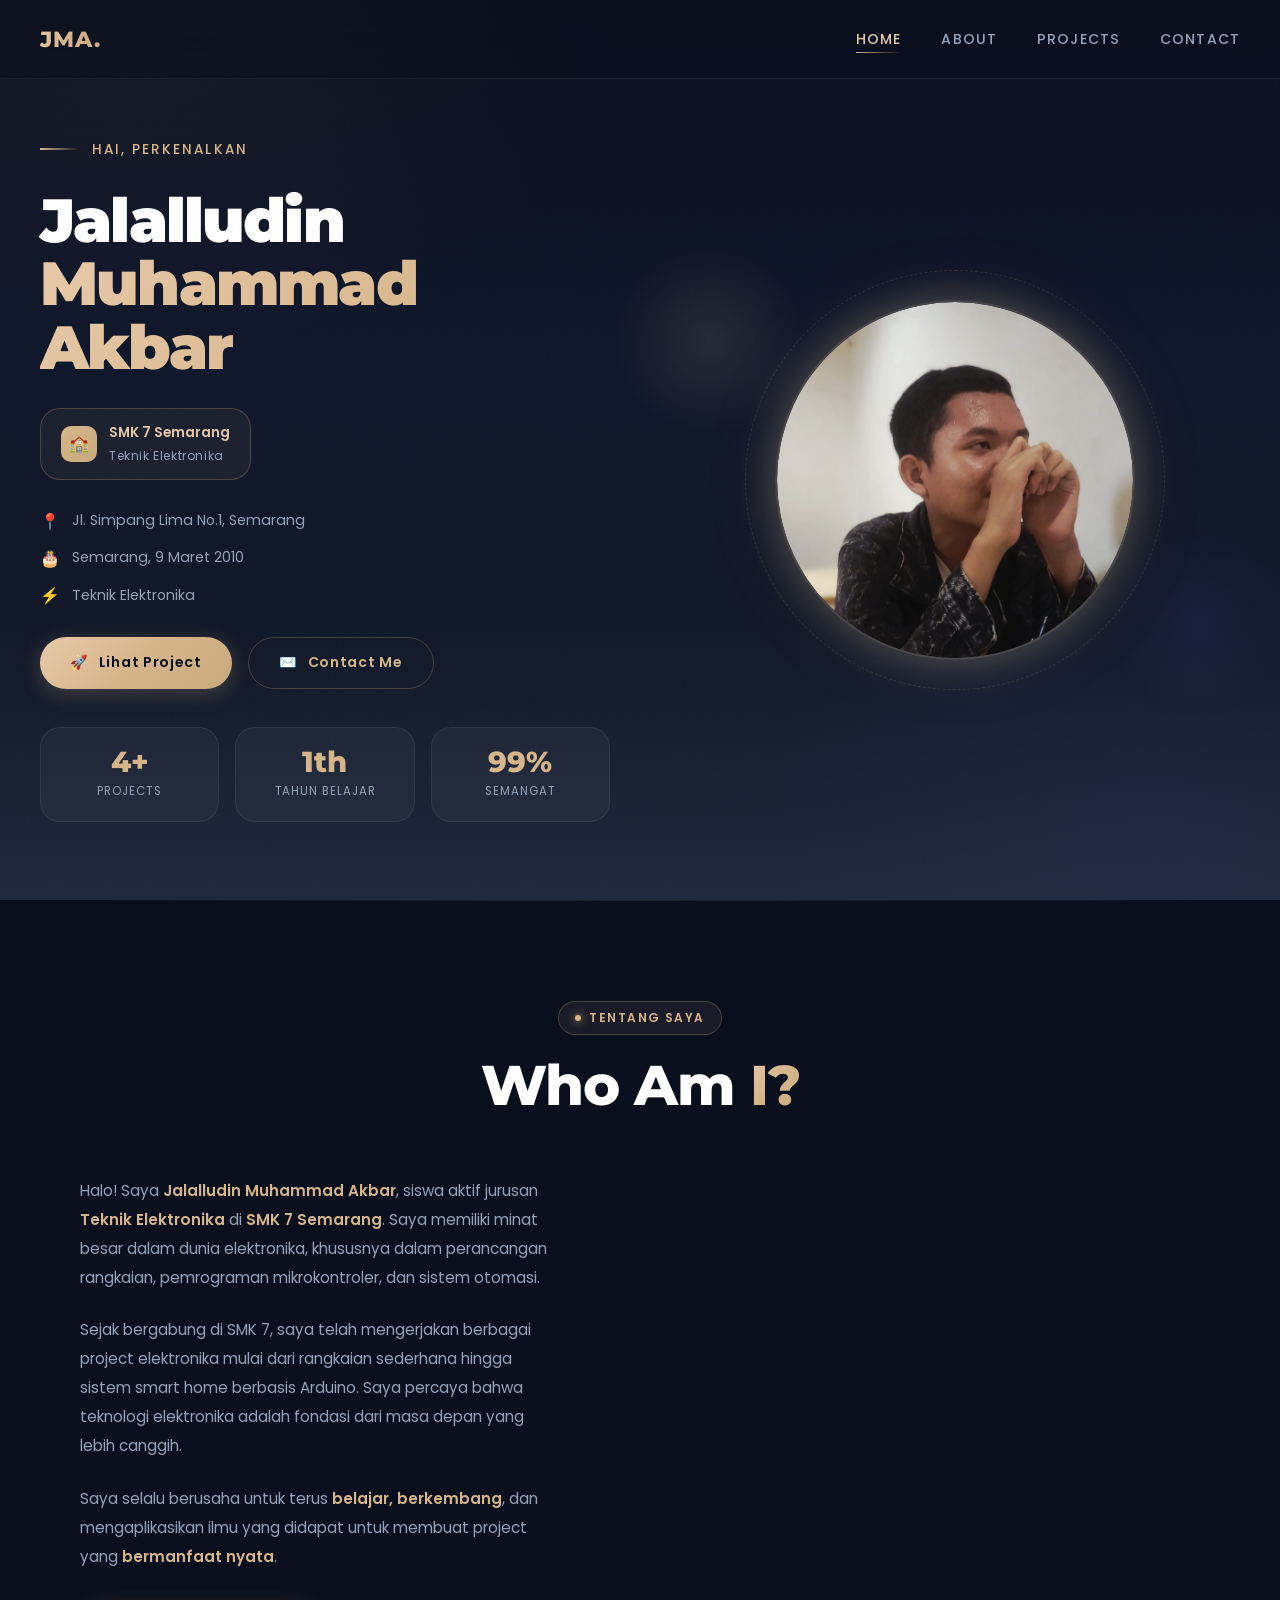
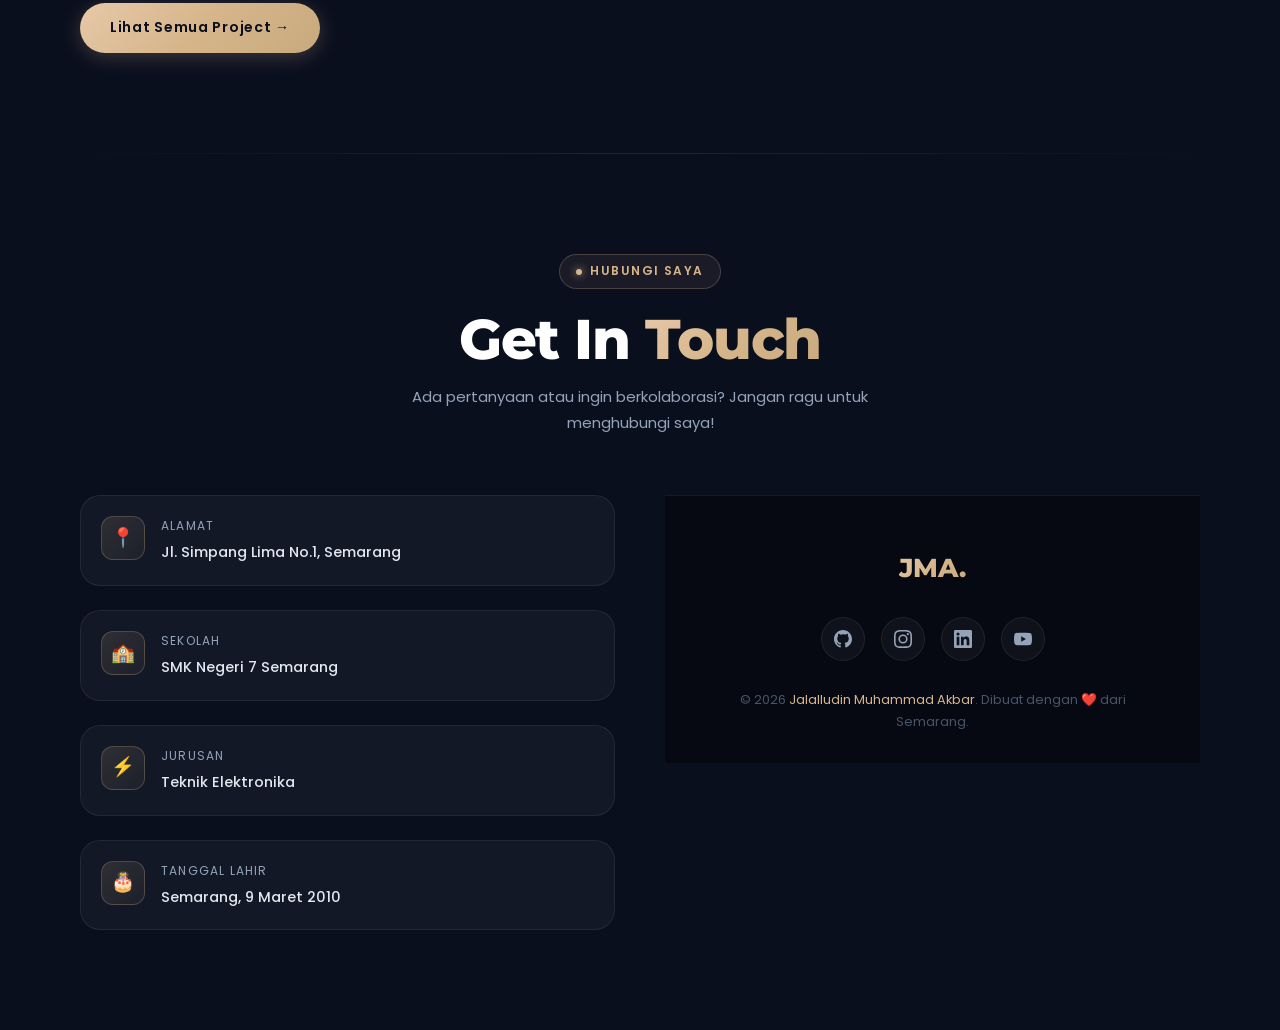
<file: index.html>
<!DOCTYPE html>
<html lang="id">
<head>
  <meta charset="UTF-8">
  <meta name="viewport" content="width=device-width, initial-scale=1.0">
  <meta name="description" content="Portfolio Jalalludin Muhammad Akbar - Siswa Teknik Elektronika SMK 7 Semarang">
  <title>Jalalludin M. Akbar — Portfolio</title>
  <link rel="stylesheet" href="style.css">
</head>
<body>

  <!-- Background -->
  <div class="bg-gradient"></div>

  <!-- ===== NAVBAR ===== -->
  <nav class="navbar">
    <a href="index.html" class="nav-logo">JMA.</a>

    <ul class="nav-links">
      <li><a href="index.html">Home</a></li>
      <li><a href="#about">About</a></li>
      <li><a href="projects.html">Projects</a></li>
      <li><a href="#contact">Contact</a></li>
    </ul>

    <div class="nav-toggle" id="navToggle" aria-label="Menu">
      <span></span>
      <span></span>
      <span></span>
    </div>
  </nav>

  <!-- ===== HERO SECTION ===== -->
  <section class="hero" id="home">
    <div class="hero-container">
      <div class="hero-grid">

        <!-- LEFT: Biodata -->
        <div class="hero-left">

          <!-- Greeting -->
          <div class="hero-greeting">
            <span class="greeting-line"></span>
            <span class="greeting-text">Hai, Perkenalkan</span>
          </div>

          <!-- Name -->
          <h1 class="hero-name">
            Jalalludin<br>
            <span>Muhammad Akbar</span>
          </h1>

          <!-- School Badge -->
          <div class="hero-school">
            <div class="school-icon">🏫</div>
            <div class="school-info">
              <span class="school-name">SMK 7 Semarang</span>
              <span class="school-major">Teknik Elektronika</span>
            </div>
          </div>

          <!-- Personal Details -->
          <div class="hero-details">
            <div class="detail-item">
              <span class="detail-icon">📍</span>
              <span>Jl. Simpang Lima No.1, Semarang</span>
            </div>
            <div class="detail-item">
              <span class="detail-icon">🎂</span>
              <span>Semarang, 9 Maret 2010</span>
            </div>
            <div class="detail-item">
              <span class="detail-icon">⚡</span>
              <span>Teknik Elektronika</span>
            </div>
          </div>

          <!-- CTA Buttons -->
          <div class="hero-buttons">
            <a href="projects.html" class="btn btn-gold">
              <span>🚀</span> Lihat Project
            </a>
            <a href="#contact" class="btn btn-outline">
              <span>✉️</span> Contact Me
            </a>
          </div>

          <!-- Stats -->
          <div class="hero-stats">
            <div class="stat-card">
              <div class="stat-number" data-target="4" data-suffix="+">0+</div>
              <div class="stat-label">Projects</div>
            </div>
            <div class="stat-card">
              <div class="stat-number" data-target="1" data-suffix="th">0th</div>
              <div class="stat-label">Tahun Belajar</div>
            </div>
            <div class="stat-card">
              <div class="stat-number" data-target="99" data-suffix="%">0%</div>
              <div class="stat-label">Semangat</div>
            </div>
          </div>
        </div>

        <!-- RIGHT: Profile Photo -->
        <div class="hero-right">
          <div class="profile-glow-tl"></div>
          <div class="profile-glow-br"></div>
          <div class="profile-wrapper">
            <div class="orbit-ring">
              <div class="orbit-dot"></div>
              <div class="orbit-dot"></div>
              <div class="orbit-dot"></div>
            </div>
            <div class="profile-card">
              <!--
                CARA GANTI FOTO:
                1. Upload foto ke folder /images/ dengan nama "profile.jpg"
                2. Hapus div.profile-placeholder di bawah ini
                3. Uncomment tag <img> di bawah
              -->
              <!-- <img src="images/profile.jpg" alt="Jalalludin Muhammad Akbar"> -->
             <img src="images/profil.jpeg" alt="Jalalludin Muhammad Akbar">
                
               
              </div>
            </div>
          </div>
        </div>

      </div><!-- end hero-grid -->
    </div><!-- end hero-container -->
  </section>

  <!-- DIVIDER -->
  <div class="section-divider"></div>

  <!-- ===== ABOUT SECTION ===== -->
  <section class="about-section" id="about">
    <div style="text-align:center; margin-bottom:60px;" class="fade-in">
      <div class="section-badge">Tentang Saya</div>
      <h2 class="section-title">Who Am <span class="gold-text">I?</span></h2>
    </div>

    <div class="about-grid">
     
      <!-- About Text -->
      <div class="about-right fade-in-right">
        <p class="about-text">
          Halo! Saya <span class="about-highlight">Jalalludin Muhammad Akbar</span>, siswa aktif
          jurusan <span class="about-highlight">Teknik Elektronika</span> di
          <span class="about-highlight">SMK 7 Semarang</span>. Saya memiliki minat
          besar dalam dunia elektronika, khususnya dalam perancangan rangkaian, pemrograman
          mikrokontroler, dan sistem otomasi.
        </p>
        <p class="about-text">
          Sejak bergabung di SMK 7, saya telah mengerjakan berbagai project elektronika mulai dari
          rangkaian sederhana hingga sistem smart home berbasis Arduino. Saya percaya bahwa
          teknologi elektronika adalah fondasi dari masa depan yang lebih canggih.
        </p>
        <p class="about-text">
          Saya selalu berusaha untuk terus <span class="about-highlight">belajar, berkembang</span>,
          dan mengaplikasikan ilmu yang didapat untuk membuat project yang
          <span class="about-highlight">bermanfaat nyata</span>.
        </p>

        

        <a href="projects.html" class="btn btn-gold" style="width:fit-content; margin-top:8px;">
          Lihat Semua Project →
        </a>
      </div>
    </div>
  </section>

  <!-- DIVIDER -->
  <div class="section-divider"></div>

  <!-- ===== CONTACT SECTION ===== -->
  <section class="contact-section" id="contact">
    <div style="text-align:center; margin-bottom:0;" class="fade-in">
      <div class="section-badge">Hubungi Saya</div>
      <h2 class="section-title">Get In <span class="gold-text">Touch</span></h2>
      <p style="color:var(--text-muted); margin-top:14px; font-size:0.93rem; max-width:480px; margin-inline:auto;">
        Ada pertanyaan atau ingin berkolaborasi? Jangan ragu untuk menghubungi saya!
      </p>
    </div>

    <div class="contact-grid">
      <!-- Contact Info -->
      <div class="contact-info fade-in-left">
        <div class="contact-item">
          <div class="contact-icon-wrap">📍</div>
          <div>
            <div class="contact-item-label">Alamat</div>
            <div class="contact-item-value">Jl. Simpang Lima No.1, Semarang</div>
          </div>
        </div>
        <div class="contact-item">
          <div class="contact-icon-wrap">🏫</div>
          <div>
            <div class="contact-item-label">Sekolah</div>
            <div class="contact-item-value">SMK Negeri 7 Semarang</div>
          </div>
        </div>
        <div class="contact-item">
          <div class="contact-icon-wrap">⚡</div>
          <div>
            <div class="contact-item-label">Jurusan</div>
            <div class="contact-item-value">Teknik Elektronika</div>
          </div>
        </div>
        <div class="contact-item">
          <div class="contact-icon-wrap">🎂</div>
          <div>
            <div class="contact-item-label">Tanggal Lahir</div>
            <div class="contact-item-value">Semarang, 9 Maret 2010</div>
          </div>
        </div>
      </div>



  <!-- ===== FOOTER ===== -->
  <footer class="footer">
    <div class="footer-content">
      <div class="footer-logo">JMA.</div>
      <div class="footer-socials">
        <a href="#" class="social-link" title="GitHub" aria-label="GitHub">
          <svg width="18" height="18" fill="currentColor" viewBox="0 0 24 24"><path d="M12 0C5.374 0 0 5.373 0 12c0 5.302 3.438 9.8 8.207 11.387.599.111.793-.261.793-.577v-2.234c-3.338.726-4.033-1.416-4.033-1.416-.546-1.387-1.333-1.756-1.333-1.756-1.089-.745.083-.729.083-.729 1.205.084 1.839 1.237 1.839 1.237 1.07 1.834 2.807 1.304 3.492.997.107-.775.418-1.305.762-1.604-2.665-.305-5.467-1.334-5.467-5.931 0-1.311.469-2.381 1.236-3.221-.124-.303-.535-1.524.117-3.176 0 0 1.008-.322 3.301 1.23A11.509 11.509 0 0112 5.803c1.02.005 2.047.138 3.006.404 2.291-1.552 3.297-1.23 3.297-1.23.653 1.653.242 2.874.118 3.176.77.84 1.235 1.911 1.235 3.221 0 4.609-2.807 5.624-5.479 5.921.43.372.823 1.102.823 2.222v3.293c0 .319.192.694.801.576C20.566 21.797 24 17.3 24 12c0-6.627-5.373-12-12-12z"/></svg>
        </a>
        <a href="#" class="social-link" title="Instagram" aria-label="Instagram">
          <svg width="18" height="18" fill="currentColor" viewBox="0 0 24 24"><path d="M12 2.163c3.204 0 3.584.012 4.85.07 3.252.148 4.771 1.691 4.919 4.919.058 1.265.069 1.645.069 4.849 0 3.205-.012 3.584-.069 4.849-.149 3.225-1.664 4.771-4.919 4.919-1.266.058-1.644.07-4.85.07-3.204 0-3.584-.012-4.849-.07-3.26-.149-4.771-1.699-4.919-4.92-.058-1.265-.07-1.644-.07-4.849 0-3.204.013-3.583.07-4.849.149-3.227 1.664-4.771 4.919-4.919 1.266-.057 1.645-.069 4.849-.069zM12 0C8.741 0 8.333.014 7.053.072 2.695.272.273 2.69.073 7.052.014 8.333 0 8.741 0 12c0 3.259.014 3.668.072 4.948.2 4.358 2.618 6.78 6.98 6.98C8.333 23.986 8.741 24 12 24c3.259 0 3.668-.014 4.948-.072 4.354-.2 6.782-2.618 6.979-6.98.059-1.28.073-1.689.073-4.948 0-3.259-.014-3.667-.072-4.947-.196-4.354-2.617-6.78-6.979-6.98C15.668.014 15.259 0 12 0zm0 5.838a6.162 6.162 0 100 12.324 6.162 6.162 0 000-12.324zM12 16a4 4 0 110-8 4 4 0 010 8zm6.406-11.845a1.44 1.44 0 100 2.881 1.44 1.44 0 000-2.881z"/></svg>
        </a>
        <a href="#" class="social-link" title="LinkedIn" aria-label="LinkedIn">
          <svg width="18" height="18" fill="currentColor" viewBox="0 0 24 24"><path d="M20.447 20.452h-3.554v-5.569c0-1.328-.027-3.037-1.852-3.037-1.853 0-2.136 1.445-2.136 2.939v5.667H9.351V9h3.414v1.561h.046c.477-.9 1.637-1.85 3.37-1.85 3.601 0 4.267 2.37 4.267 5.455v6.286zM5.337 7.433a2.062 2.062 0 01-2.063-2.065 2.064 2.064 0 112.063 2.065zm1.782 13.019H3.555V9h3.564v11.452zM22.225 0H1.771C.792 0 0 .774 0 1.729v20.542C0 23.227.792 24 1.771 24h20.451C23.2 24 24 23.227 24 22.271V1.729C24 .774 23.2 0 22.222 0h.003z"/></svg>
        </a>
        <a href="#" class="social-link" title="YouTube" aria-label="YouTube">
          <svg width="18" height="18" fill="currentColor" viewBox="0 0 24 24"><path d="M23.495 6.205a3.007 3.007 0 00-2.088-2.088c-1.87-.501-9.396-.501-9.396-.501s-7.507-.01-9.396.501A3.007 3.007 0 00.527 6.205a31.247 31.247 0 00-.522 5.805 31.247 31.247 0 00.522 5.783 3.007 3.007 0 002.088 2.088c1.868.502 9.396.502 9.396.502s7.506 0 9.396-.502a3.007 3.007 0 002.088-2.088 31.247 31.247 0 00.5-5.783 31.247 31.247 0 00-.5-5.805zM9.609 15.601V8.408l6.264 3.602z"/></svg>
        </a>
      </div>
      <p class="footer-copy">
        © 2026 <span>Jalalludin Muhammad Akbar</span>. Dibuat dengan ❤️ dari Semarang.
      </p>
    </div>
  </footer>

  <script src="script.js"></script>
  <script>
    function handleForm(e) {
      e.preventDefault();
      const btn = e.target.querySelector('button[type="submit"]');
      btn.innerHTML = '✓ Pesan Terkirim!';
      btn.style.background = 'linear-gradient(135deg, #4ade80, #22c55e)';
      btn.disabled = true;
      setTimeout(() => {
        btn.innerHTML = 'Kirim Pesan ✉️';
        btn.style.background = '';
        btn.disabled = false;
        e.target.reset();
      }, 3000);
    }
  </script>
</body>
</html>
</file>
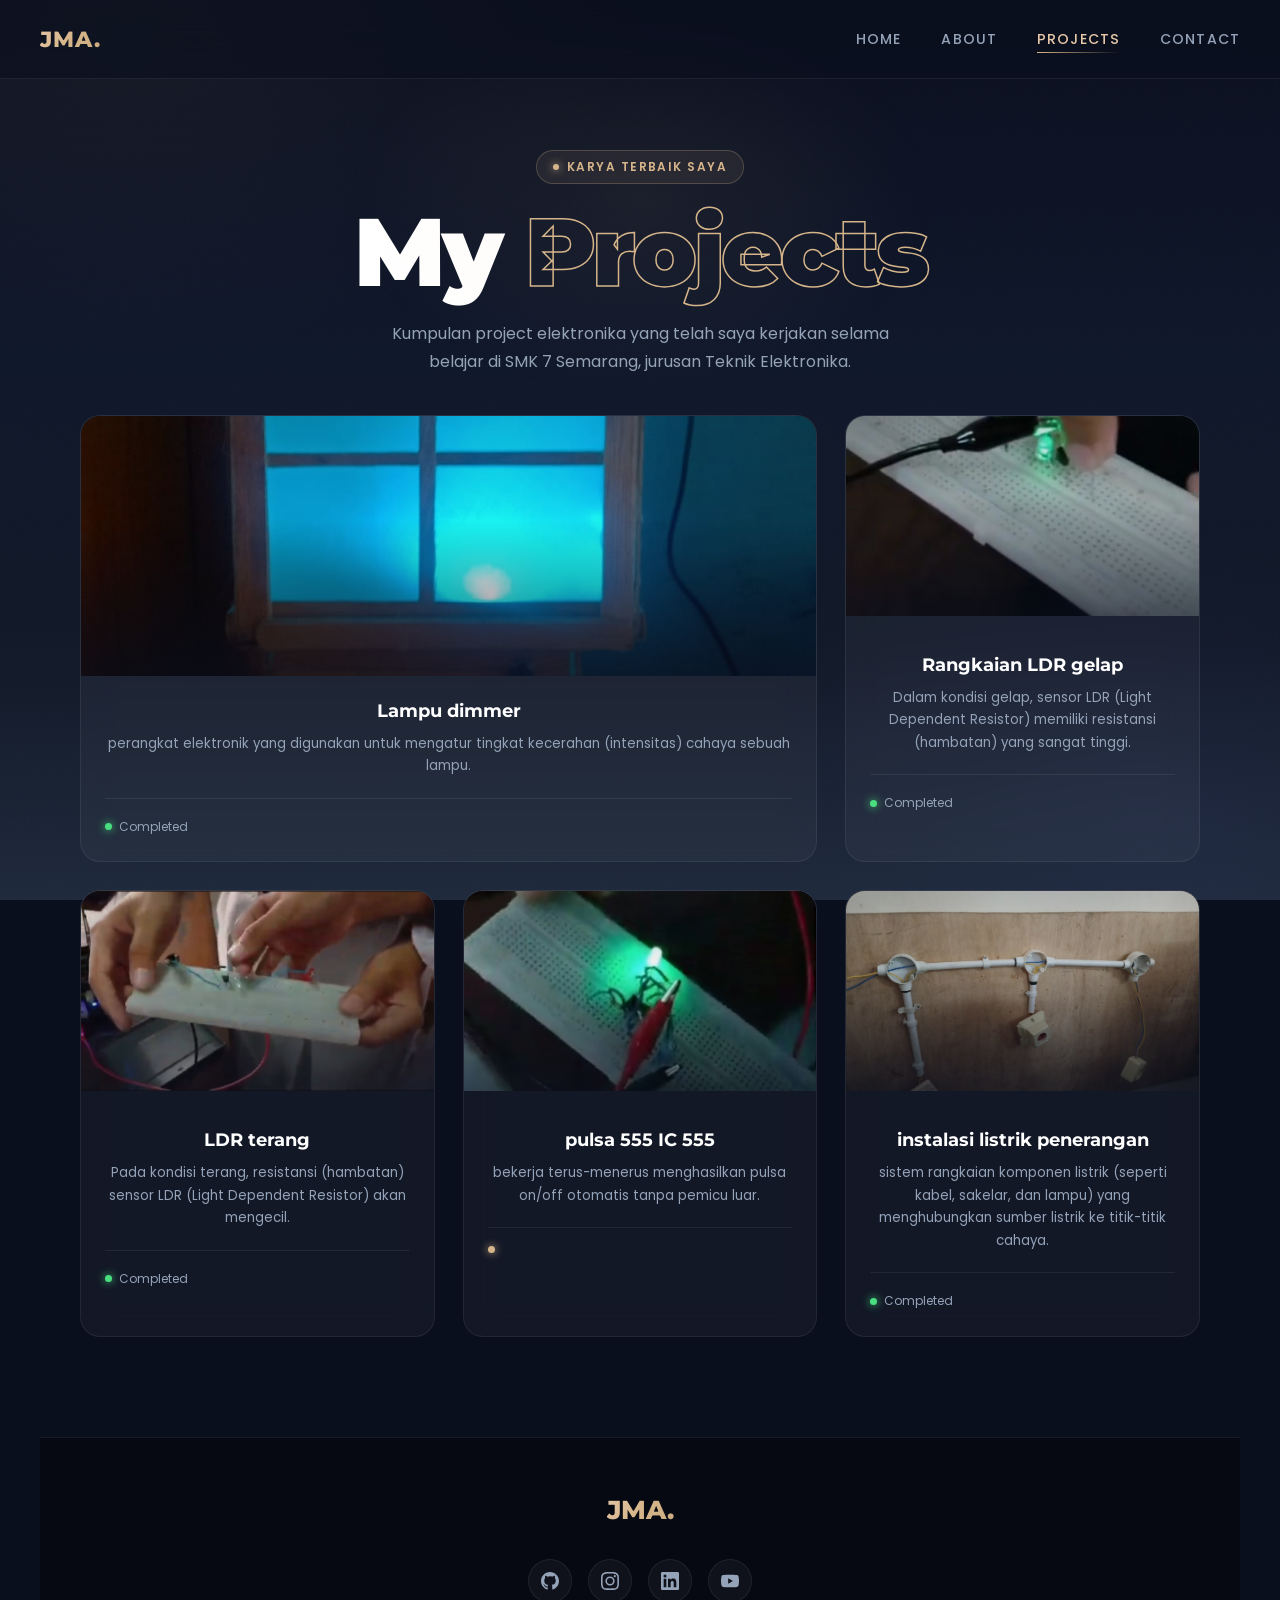
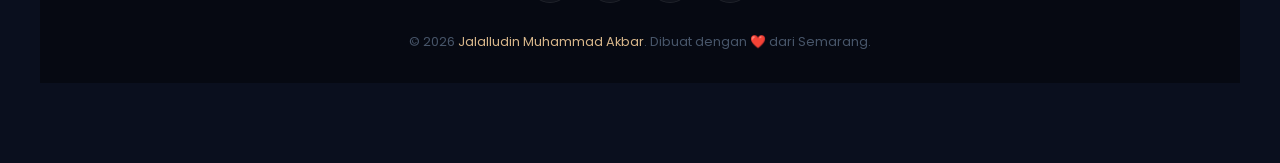
<file: projects.html>
<!DOCTYPE html>
<html lang="id">
<head>
  <meta charset="UTF-8">
  <meta name="viewport" content="width=device-width, initial-scale=1.0">
  <meta name="description" content="Project Portfolio Jalalludin Muhammad Akbar - Teknik Elektronika SMK 7 Semarang">
  <title>Projects — Jalalludin M. Akbar</title>
  <link rel="stylesheet" href="style.css">
  <link rel="stylesheet" href="projects.css">
</head>
<body>

  <!-- Background -->
  <div class="bg-gradient"></div>

  <!-- ===== NAVBAR ===== -->
  <nav class="navbar">
    <a href="index.html" class="nav-logo">JMA.</a>

    <ul class="nav-links">
      <li><a href="index.html">Home</a></li>
      <li><a href="index.html#about">About</a></li>
      <li><a href="projects.html" class="active">Projects</a></li>
      <li><a href="index.html#contact">Contact</a></li>
    </ul>

    <div class="nav-toggle" id="navToggle" aria-label="Menu">
      <span></span>
      <span></span>
      <span></span>
    </div>
  </nav>

  <!-- ===== HERO PROJECTS ===== -->
  <section class="projects-hero">
    <div class="section-badge">Karya Terbaik Saya</div>
    <h1 class="projects-hero-title">
      My <span class="outline-text">Projects</span>
    </h1>
    <p class="projects-hero-sub">
      Kumpulan project elektronika yang telah saya kerjakan selama belajar di
      SMK 7 Semarang, jurusan Teknik Elektronika.
    </p>

   

  <!-- ===== PROJECTS GRID ===== -->
  <section class="projects-section">
    <div class="projects-grid">

      <!-- ===================================================
           PROJECT 1 — FEATURED (SPAN 2 COLUMNS)
           =================================================== -->
      <div class="project-card featured" data-category="arduino">
        <div class="card-image gradient-2">
          <div class="card-image-inner">
            <!--
              CARA GANTI GAMBAR:
              1. Upload foto project ke folder /images/
              2. Uncomment tag <img> di bawah, ganti nama file-nya
              3. Emoji 🏠 akan otomatis tersembunyi saat gambar ada
            -->
            <!-- <img src="images/smart-home.jpg" alt="Arduino Smart Home System"> -->
            <img src="images/01.jpeg" alt="Arduino Smart Home System"> 
            
            <span class="card-emoji">🏠</span>
          
          </div>
         
    
        </div>
        <div class="card-body">
         
          <h3 class="card-title">Lampu dimmer</h3>
          <p class="card-description">
           perangkat elektronik yang digunakan untuk mengatur tingkat kecerahan (intensitas) cahaya sebuah lampu.
          </p>
          <div class="card-footer"> 
            <div class="card-status">
              <span class="status-dot"></span>
              Completed
            </div>
          </div>
        </div>
      </div>

      <!-- ===================================================
           PROJECT 2
           =================================================== -->
      <div class="project-card" data-category="elektronika">
        <div class="card-image gradient-1">
          <div class="card-image-inner">
            <img src="images/02.jpeg" alt="Rangkaian Lampu Otomatis">
            <span class="card-emoji">💡</span>
          </div>
         
        </div>
        <div class="card-body">
          <div class="card-tags">
            
          </div>
          <h3 class="card-title">Rangkaian LDR gelap</h3>
          <p class="card-description">
           Dalam kondisi gelap, sensor LDR (Light Dependent Resistor) memiliki resistansi (hambatan) yang sangat tinggi.
          </p>
          <div class="card-footer">
            <div class="card-status">
              <span class="status-dot"></span>
              Completed
            </div>
            
          </div>
        </div>
      </div>

      <!-- ===================================================
           PROJECT 3
           =================================================== -->
      <div class="project-card" data-category="elektronika">
        <div class="card-image gradient-3">
          <div class="card-image-inner">
         <img src="images/04.jpeg" alt="Sistem Alarm Sederhana"> 
            <span class="card-emoji">🚨</span>
          </div>
          
        </div>
        <div class="card-body">
          <div class="card-tags">
       
          </div>
          <h3 class="card-title">LDR terang</h3>
          <p class="card-description">
            Pada kondisi terang, resistansi (hambatan) sensor LDR (Light Dependent Resistor) akan mengecil.
          </p>
          <div class="card-footer">
            <div class="card-status">
              <span class="status-dot"></span>
              Completed
            </div>
           
          </div>
        </div>
      </div>

      <!-- ===================================================
           PROJECT 4
           =================================================== -->
      <div class="project-card" data-category="robotik">
        <div class="card-image gradient-4">
          <div class="card-image-inner">
            <img src="images/05.jpeg" alt="Mini Robot Elektronika"> 
            <span class="card-emoji">🤖</span>
          </div>
         
        </div>
        <div class="card-body">
          <div class="card-tags">
           
          </div>
          <h3 class="card-title">pulsa 555  IC 555</h3>
          <p class="card-description">
           bekerja terus-menerus menghasilkan pulsa on/off otomatis tanpa pemicu luar.
          </p>
          <div class="card-footer">
            <div class="card-status">
              <span class="status-dot ongoing"></span>
             
            </div>
            
          </div>
        </div>
      </div>

      <!-- ===================================================
           PROJECT 5
           =================================================== -->
      <div class="project-card" data-category="elektronika">
        <div class="card-image gradient-5">
          <div class="card-image-inner">
       <img src="images/06.jpeg" alt="Power Supply Project">
            <span class="card-emoji">🔌</span>
          </div>
          
        </div>
        <div class="card-body">
          <div class="card-tags">
           
          </div>
          <h3 class="card-title">instalasi listrik penerangan</h3>
          <p class="card-description">
          sistem rangkaian komponen listrik (seperti kabel, sakelar, dan lampu) yang menghubungkan sumber listrik ke titik-titik cahaya.
          </p>
          <div class="card-footer">
            <div class="card-status">
              <span class="status-dot"></span>
              Completed
            </div>
           
          </div>
        </div>
      </div>

      

      <!--
      ============================================================
      CARA TAMBAH PROJECT BARU:
      1. Copy seluruh blok div.project-card di bawah ini
      2. Paste setelah project terakhir
      3. Ganti:
         - data-category="arduino/elektronika/sensor/robotik"
         - gradient-N (1-6) di card-image
         - Emoji ikon di card-image-inner
         - Teks card-badge
         - Tahun di card-year
         - card-tag (komponen yang digunakan)
         - card-title (nama project)
         - card-description (deskripsi singkat)
         - href di card-btn (link detail project)
      ============================================================

      <div class="project-card" data-category="arduino">
        <div class="card-image gradient-1">
          <div class="card-image-inner">🔧</div>
          <span class="card-badge">Arduino</span>
          <span class="card-year">2025</span>
        </div>
        <div class="card-body">
          <div class="card-tags">
            <span class="card-tag">Tag 1</span>
            <span class="card-tag">Tag 2</span>
          </div>
          <h3 class="card-title">Nama Project Baru</h3>
          <p class="card-description">Deskripsi singkat project ini...</p>
          <div class="card-footer">
            <div class="card-status">
              <span class="status-dot"></span>
              Completed
            </div>
            <a href="#" class="card-btn">
              View Details
              <svg fill="none" stroke="currentColor" stroke-width="2" viewBox="0 0 24 24">
                <path stroke-linecap="round" stroke-linejoin="round" d="M17 8l4 4m0 0l-4 4m4-4H3"/>
              </svg>
            </a>
          </div>
        </div>
      </div>
      -->

    </div><!-- end projects-grid -->
  </section>

  <!-- ===== FOOTER ===== -->
  <footer class="footer">
    <div class="footer-content">
      <div class="footer-logo">JMA.</div>
      <div class="footer-socials">
        <a href="#" class="social-link" title="GitHub" aria-label="GitHub">
          <svg width="18" height="18" fill="currentColor" viewBox="0 0 24 24"><path d="M12 0C5.374 0 0 5.373 0 12c0 5.302 3.438 9.8 8.207 11.387.599.111.793-.261.793-.577v-2.234c-3.338.726-4.033-1.416-4.033-1.416-.546-1.387-1.333-1.756-1.333-1.756-1.089-.745.083-.729.083-.729 1.205.084 1.839 1.237 1.839 1.237 1.07 1.834 2.807 1.304 3.492.997.107-.775.418-1.305.762-1.604-2.665-.305-5.467-1.334-5.467-5.931 0-1.311.469-2.381 1.236-3.221-.124-.303-.535-1.524.117-3.176 0 0 1.008-.322 3.301 1.23A11.509 11.509 0 0112 5.803c1.02.005 2.047.138 3.006.404 2.291-1.552 3.297-1.23 3.297-1.23.653 1.653.242 2.874.118 3.176.77.84 1.235 1.911 1.235 3.221 0 4.609-2.807 5.624-5.479 5.921.43.372.823 1.102.823 2.222v3.293c0 .319.192.694.801.576C20.566 21.797 24 17.3 24 12c0-6.627-5.373-12-12-12z"/></svg>
        </a>
        <a href="#" class="social-link" title="Instagram" aria-label="Instagram">
          <svg width="18" height="18" fill="currentColor" viewBox="0 0 24 24"><path d="M12 2.163c3.204 0 3.584.012 4.85.07 3.252.148 4.771 1.691 4.919 4.919.058 1.265.069 1.645.069 4.849 0 3.205-.012 3.584-.069 4.849-.149 3.225-1.664 4.771-4.919 4.919-1.266.058-1.644.07-4.85.07-3.204 0-3.584-.012-4.849-.07-3.26-.149-4.771-1.699-4.919-4.92-.058-1.265-.07-1.644-.07-4.849 0-3.204.013-3.583.07-4.849.149-3.227 1.664-4.771 4.919-4.919 1.266-.057 1.645-.069 4.849-.069zM12 0C8.741 0 8.333.014 7.053.072 2.695.272.273 2.69.073 7.052.014 8.333 0 8.741 0 12c0 3.259.014 3.668.072 4.948.2 4.358 2.618 6.78 6.98 6.98C8.333 23.986 8.741 24 12 24c3.259 0 3.668-.014 4.948-.072 4.354-.2 6.782-2.618 6.979-6.98.059-1.28.073-1.689.073-4.948 0-3.259-.014-3.667-.072-4.947-.196-4.354-2.617-6.78-6.979-6.98C15.668.014 15.259 0 12 0zm0 5.838a6.162 6.162 0 100 12.324 6.162 6.162 0 000-12.324zM12 16a4 4 0 110-8 4 4 0 010 8zm6.406-11.845a1.44 1.44 0 100 2.881 1.44 1.44 0 000-2.881z"/></svg>
        </a>
        <a href="#" class="social-link" title="LinkedIn" aria-label="LinkedIn">
          <svg width="18" height="18" fill="currentColor" viewBox="0 0 24 24"><path d="M20.447 20.452h-3.554v-5.569c0-1.328-.027-3.037-1.852-3.037-1.853 0-2.136 1.445-2.136 2.939v5.667H9.351V9h3.414v1.561h.046c.477-.9 1.637-1.85 3.37-1.85 3.601 0 4.267 2.37 4.267 5.455v6.286zM5.337 7.433a2.062 2.062 0 01-2.063-2.065 2.064 2.064 0 112.063 2.065zm1.782 13.019H3.555V9h3.564v11.452zM22.225 0H1.771C.792 0 0 .774 0 1.729v20.542C0 23.227.792 24 1.771 24h20.451C23.2 24 24 23.227 24 22.271V1.729C24 .774 23.2 0 22.222 0h.003z"/></svg>
        </a>
        <a href="#" class="social-link" title="YouTube" aria-label="YouTube">
          <svg width="18" height="18" fill="currentColor" viewBox="0 0 24 24"><path d="M23.495 6.205a3.007 3.007 0 00-2.088-2.088c-1.87-.501-9.396-.501-9.396-.501s-7.507-.01-9.396.501A3.007 3.007 0 00.527 6.205a31.247 31.247 0 00-.522 5.805 31.247 31.247 0 00.522 5.783 3.007 3.007 0 002.088 2.088c1.868.502 9.396.502 9.396.502s7.506 0 9.396-.502a3.007 3.007 0 002.088-2.088 31.247 31.247 0 00.5-5.783 31.247 31.247 0 00-.5-5.805zM9.609 15.601V8.408l6.264 3.602z"/></svg>
        </a>
      </div>
      <p class="footer-copy">
        © 2026 <span>Jalalludin Muhammad Akbar</span>. Dibuat dengan ❤️ dari Semarang.
      </p>
    </div>
  </footer>

  <script src="script.js"></script>
</body>
</html>
</file>
<file: style.css>
@import url('https://fonts.googleapis.com/css2?family=Poppins:wght@300;400;500;600;700;800;900&family=Montserrat:wght@300;400;600;700;800;900&display=swap');

/* ===== CSS VARIABLES ===== */
:root {
  --bg-primary: #0a0f1e;
  --bg-secondary: #0f172a;
  --bg-tertiary: #111827;
  --bg-card: #1e293b;

  --gold-primary: #d6b58a;
  --gold-light: #e7c9a9;
  --gold-dark: #c8a97e;
  --gold-glow: rgba(214, 181, 138, 0.3);
  --gold-glow-strong: rgba(214, 181, 138, 0.5);

  --text-white: #ffffff;
  --text-light: #e2e8f0;
  --text-muted: #94a3b8;
  --text-faint: #475569;

  --glass-bg: rgba(255, 255, 255, 0.04);
  --glass-border: rgba(255, 255, 255, 0.07);
  --glass-bg-hover: rgba(255, 255, 255, 0.07);

  --border-gold: rgba(214, 181, 138, 0.25);
  --border-gold-hover: rgba(214, 181, 138, 0.6);

  --radius-sm: 12px;
  --radius-md: 20px;
  --radius-lg: 28px;
  --radius-xl: 40px;
  --radius-pill: 999px;

  --transition: all 0.35s cubic-bezier(0.4, 0, 0.2, 1);
  --transition-fast: all 0.2s ease;
}

/* ===== RESET & BASE ===== */
*, *::before, *::after {
  margin: 0;
  padding: 0;
  box-sizing: border-box;
}

html {
  scroll-behavior: smooth;
  font-size: 16px;
}

body {
  font-family: 'Poppins', sans-serif;
  background: var(--bg-primary);
  color: var(--text-light);
  min-height: 100vh;
  overflow-x: hidden;
  line-height: 1.7;
}

/* ===== SCROLLBAR ===== */
::-webkit-scrollbar { width: 5px; }
::-webkit-scrollbar-track { background: var(--bg-primary); }
::-webkit-scrollbar-thumb {
  background: var(--gold-dark);
  border-radius: var(--radius-pill);
}

/* ===== BACKGROUND GRADIENT ===== */
.bg-gradient {
  position: fixed;
  inset: 0;
  background:
    radial-gradient(ellipse 80% 80% at 10% 0%, rgba(214,181,138,0.06) 0%, transparent 50%),
    radial-gradient(ellipse 60% 60% at 90% 90%, rgba(99,102,241,0.05) 0%, transparent 50%),
    linear-gradient(180deg, #0a0f1e 0%, #0f172a 40%, #111827 70%, #1e293b 100%);
  z-index: -1;
}

/* Noise texture overlay */
.bg-gradient::after {
  content: '';
  position: absolute;
  inset: 0;
  background-image: url("data:image/svg+xml,%3Csvg viewBox='0 0 256 256' xmlns='http://www.w3.org/2000/svg'%3E%3Cfilter id='noise'%3E%3CfeTurbulence type='fractalNoise' baseFrequency='0.9' numOctaves='4' stitchTiles='stitch'/%3E%3C/filter%3E%3Crect width='100%25' height='100%25' filter='url(%23noise)' opacity='0.03'/%3E%3C/svg%3E");
  opacity: 0.4;
  pointer-events: none;
}

/* ===== NAVBAR ===== */
.navbar {
  position: fixed;
  top: 0;
  left: 0;
  right: 0;
  z-index: 1000;
  padding: 20px 40px;
  display: flex;
  justify-content: space-between;
  align-items: center;
  background: rgba(10, 15, 30, 0.6);
  backdrop-filter: blur(20px);
  -webkit-backdrop-filter: blur(20px);
  border-bottom: 1px solid var(--glass-border);
  transition: var(--transition);
}

.navbar.scrolled {
  padding: 14px 40px;
  background: rgba(10, 15, 30, 0.9);
  border-bottom-color: var(--border-gold);
}

.nav-logo {
  font-family: 'Montserrat', sans-serif;
  font-size: 1.4rem;
  font-weight: 800;
  letter-spacing: 0.05em;
  background: linear-gradient(135deg, var(--gold-light), var(--gold-primary), var(--gold-dark));
  -webkit-background-clip: text;
  -webkit-text-fill-color: transparent;
  background-clip: text;
  text-decoration: none;
}

.nav-links {
  display: flex;
  gap: 40px;
  list-style: none;
}

.nav-links a {
  text-decoration: none;
  color: var(--text-muted);
  font-size: 0.88rem;
  font-weight: 500;
  letter-spacing: 0.08em;
  text-transform: uppercase;
  position: relative;
  transition: var(--transition-fast);
}

.nav-links a::after {
  content: '';
  position: absolute;
  bottom: -4px;
  left: 0;
  width: 0;
  height: 1.5px;
  background: linear-gradient(90deg, var(--gold-primary), transparent);
  transition: width 0.3s ease;
}

.nav-links a:hover,
.nav-links a.active {
  color: var(--gold-light);
}

.nav-links a:hover::after,
.nav-links a.active::after {
  width: 100%;
}

.nav-toggle {
  display: none;
  flex-direction: column;
  gap: 5px;
  cursor: pointer;
  padding: 5px;
}

.nav-toggle span {
  display: block;
  width: 24px;
  height: 2px;
  background: var(--gold-primary);
  border-radius: 2px;
  transition: var(--transition);
}

/* ===== GLASSMORPHISM CARD ===== */
.glass-card {
  background: var(--glass-bg);
  backdrop-filter: blur(16px);
  -webkit-backdrop-filter: blur(16px);
  border: 1px solid var(--glass-border);
  border-radius: var(--radius-lg);
  box-shadow:
    0 8px 32px rgba(0,0,0,0.4),
    inset 0 1px 0 rgba(255,255,255,0.06);
}

/* ===== SECTION TITLE ===== */
.section-badge {
  display: inline-flex;
  align-items: center;
  gap: 8px;
  padding: 6px 16px;
  background: rgba(214,181,138,0.08);
  border: 1px solid var(--border-gold);
  border-radius: var(--radius-pill);
  font-size: 0.75rem;
  font-weight: 600;
  letter-spacing: 0.12em;
  text-transform: uppercase;
  color: var(--gold-primary);
  margin-bottom: 20px;
}

.section-badge::before {
  content: '';
  width: 6px;
  height: 6px;
  background: var(--gold-primary);
  border-radius: 50%;
  box-shadow: 0 0 8px var(--gold-primary);
}

.section-title {
  font-family: 'Montserrat', sans-serif;
  font-size: clamp(2rem, 5vw, 3.5rem);
  font-weight: 800;
  letter-spacing: -0.02em;
  line-height: 1.1;
  color: var(--text-white);
}

.section-title .gold-text {
  background: linear-gradient(135deg, var(--gold-light) 0%, var(--gold-primary) 50%, var(--gold-dark) 100%);
  -webkit-background-clip: text;
  -webkit-text-fill-color: transparent;
  background-clip: text;
}

/* ===== BUTTONS ===== */
.btn {
  display: inline-flex;
  align-items: center;
  gap: 10px;
  padding: 13px 30px;
  border-radius: var(--radius-pill);
  font-family: 'Poppins', sans-serif;
  font-size: 0.88rem;
  font-weight: 600;
  letter-spacing: 0.05em;
  cursor: pointer;
  transition: var(--transition);
  text-decoration: none;
  border: none;
  outline: none;
}

.btn-gold {
  background: linear-gradient(135deg, var(--gold-light), var(--gold-primary), var(--gold-dark));
  color: #0a0f1e;
  box-shadow: 0 4px 20px rgba(214,181,138,0.25);
}

.btn-gold:hover {
  transform: translateY(-3px);
  box-shadow: 0 8px 30px rgba(214,181,138,0.45);
  filter: brightness(1.05);
}

.btn-outline {
  background: transparent;
  color: var(--gold-primary);
  border: 1.5px solid var(--border-gold);
  backdrop-filter: blur(8px);
}

.btn-outline:hover {
  background: rgba(214,181,138,0.08);
  border-color: var(--gold-primary);
  transform: translateY(-3px);
  box-shadow: 0 8px 25px var(--gold-glow);
  color: var(--gold-light);
}

/* ===== FADE IN ANIMATIONS ===== */
.fade-in {
  opacity: 0;
  transform: translateY(30px);
  transition: opacity 0.7s ease, transform 0.7s ease;
}

.fade-in.visible {
  opacity: 1;
  transform: translateY(0);
}

.fade-in-left {
  opacity: 0;
  transform: translateX(-40px);
  transition: opacity 0.8s ease, transform 0.8s ease;
}

.fade-in-left.visible {
  opacity: 1;
  transform: translateX(0);
}

.fade-in-right {
  opacity: 0;
  transform: translateX(40px);
  transition: opacity 0.8s ease, transform 0.8s ease;
}

.fade-in-right.visible {
  opacity: 1;
  transform: translateX(0);
}

/* ===== FLOATING ANIMATION ===== */
@keyframes float {
  0%, 100% { transform: translateY(0px) rotate(0deg); }
  33% { transform: translateY(-12px) rotate(0.5deg); }
  66% { transform: translateY(-6px) rotate(-0.5deg); }
}

@keyframes glow-pulse {
  0%, 100% { box-shadow: 0 0 25px var(--gold-glow), 0 0 50px rgba(214,181,138,0.1); }
  50% { box-shadow: 0 0 40px var(--gold-glow-strong), 0 0 80px rgba(214,181,138,0.2); }
}

@keyframes shimmer {
  0% { background-position: -200% center; }
  100% { background-position: 200% center; }
}

@keyframes orbit {
  0% { transform: rotate(0deg) translateX(60px) rotate(0deg); }
  100% { transform: rotate(360deg) translateX(60px) rotate(-360deg); }
}

/* ===== HERO SECTION ===== */
.hero {
  min-height: 100vh;
  display: flex;
  align-items: center;
  padding: 120px 40px 60px;
  position: relative;
}

.hero-container {
  max-width: 1200px;
  width: 100%;
  margin: 0 auto;
}

.hero-grid {
  display: grid;
  grid-template-columns: 1fr 1fr;
  gap: 60px;
  align-items: center;
}

.hero-left {
  display: flex;
  flex-direction: column;
  gap: 28px;
}

.hero-greeting {
  display: flex;
  align-items: center;
  gap: 12px;
  opacity: 0;
  animation: fadeSlideUp 0.8s ease 0.2s forwards;
}

.greeting-line {
  width: 40px;
  height: 1.5px;
  background: linear-gradient(90deg, var(--gold-primary), transparent);
}

.greeting-text {
  font-size: 0.85rem;
  font-weight: 500;
  letter-spacing: 0.15em;
  text-transform: uppercase;
  color: var(--gold-primary);
}

.hero-name {
  font-family: 'Montserrat', sans-serif;
  font-size: clamp(2.2rem, 5vw, 3.8rem);
  font-weight: 900;
  line-height: 1.05;
  letter-spacing: -0.03em;
  color: var(--text-white);
  opacity: 0;
  animation: fadeSlideUp 0.8s ease 0.4s forwards;
}

.hero-name span {
  display: block;
  background: linear-gradient(135deg, var(--gold-light) 0%, var(--gold-primary) 40%, var(--gold-dark) 100%);
  background-size: 200% auto;
  -webkit-background-clip: text;
  -webkit-text-fill-color: transparent;
  background-clip: text;
  animation: shimmer 4s linear infinite;
}

.hero-school {
  display: flex;
  align-items: center;
  gap: 12px;
  padding: 12px 20px;
  background: rgba(214,181,138,0.06);
  border: 1px solid var(--border-gold);
  border-radius: var(--radius-md);
  width: fit-content;
  opacity: 0;
  animation: fadeSlideUp 0.8s ease 0.5s forwards;
}

.school-icon {
  width: 36px;
  height: 36px;
  background: linear-gradient(135deg, var(--gold-primary), var(--gold-dark));
  border-radius: 10px;
  display: flex;
  align-items: center;
  justify-content: center;
  font-size: 1rem;
  color: #0a0f1e;
  flex-shrink: 0;
}

.school-info {
  display: flex;
  flex-direction: column;
  gap: 2px;
}

.school-name {
  font-size: 0.85rem;
  font-weight: 600;
  color: var(--gold-light);
}

.school-major {
  font-size: 0.75rem;
  color: var(--text-muted);
  letter-spacing: 0.05em;
}

.hero-details {
  display: flex;
  flex-direction: column;
  gap: 10px;
  opacity: 0;
  animation: fadeSlideUp 0.8s ease 0.6s forwards;
}

.detail-item {
  display: flex;
  align-items: center;
  gap: 12px;
  font-size: 0.88rem;
  color: var(--text-muted);
}

.detail-icon {
  font-size: 1rem;
  width: 20px;
  text-align: center;
  flex-shrink: 0;
}

.hero-buttons {
  display: flex;
  gap: 16px;
  flex-wrap: wrap;
  opacity: 0;
  animation: fadeSlideUp 0.8s ease 0.75s forwards;
}

/* ===== PROFILE PHOTO SECTION ===== */
.hero-right {
  display: flex;
  justify-content: center;
  align-items: center;
  position: relative;
  opacity: 0;
  animation: fadeSlideUp 0.9s ease 0.5s forwards;
}

.profile-wrapper {
  position: relative;
  width: 360px;
  height: 360px;
}

/* Orbiting elements */
.orbit-ring {
  position: absolute;
  inset: -30px;
  border-radius: 50%;
  border: 1px dashed rgba(214,181,138,0.15);
  animation: float 6s ease-in-out infinite;
}

.orbit-dot {
  position: absolute;
  top: 50%;
  left: 50%;
  width: 10px;
  height: 10px;
  margin: -5px;
  border-radius: 50%;
  background: var(--gold-primary);
  box-shadow: 0 0 12px var(--gold-primary);
  animation: orbit 8s linear infinite;
}

.orbit-dot:nth-child(2) {
  animation-delay: -2.5s;
  animation-duration: 11s;
  width: 7px;
  height: 7px;
  background: var(--gold-light);
}

.orbit-dot:nth-child(3) {
  animation-delay: -5s;
  animation-duration: 9s;
  width: 5px;
  height: 5px;
  background: rgba(214,181,138,0.6);
}

.profile-card {
  width: 100%;
  height: 100%;
  border-radius: 50%;
  background: var(--glass-bg);
  backdrop-filter: blur(20px);
  border: 2px solid var(--border-gold);
  display: flex;
  align-items: center;
  justify-content: center;
  position: relative;
  overflow: hidden;
  animation: glow-pulse 3s ease-in-out infinite, float 6s ease-in-out infinite;
  box-shadow:
    0 0 40px var(--gold-glow),
    0 0 80px rgba(214,181,138,0.1),
    inset 0 0 40px rgba(214,181,138,0.05);
}

.profile-placeholder {
  display: flex;
  flex-direction: column;
  align-items: center;
  gap: 12px;
  color: var(--gold-primary);
}

.profile-avatar-icon {
  font-size: 5rem;
  line-height: 1;
}

.profile-placeholder-text {
  font-size: 0.75rem;
  color: var(--text-muted);
  letter-spacing: 0.08em;
  text-transform: uppercase;
}

.profile-card img {
  width: 100%;
  height: 100%;
  object-fit: cover;
  border-radius: 50%;
}

/* Corner glow effects */
.profile-glow-tl {
  position: absolute;
  top: -60px;
  left: -60px;
  width: 200px;
  height: 200px;
  background: radial-gradient(circle, rgba(214,181,138,0.12) 0%, transparent 70%);
  pointer-events: none;
}

.profile-glow-br {
  position: absolute;
  bottom: -60px;
  right: -60px;
  width: 200px;
  height: 200px;
  background: radial-gradient(circle, rgba(99,102,241,0.08) 0%, transparent 70%);
  pointer-events: none;
}

/* ===== STATS ROW ===== */
.hero-stats {
  display: grid;
  grid-template-columns: repeat(3, 1fr);
  gap: 16px;
  margin-top: 10px;
  opacity: 0;
  animation: fadeSlideUp 0.8s ease 0.85s forwards;
}

.stat-card {
  padding: 20px;
  background: var(--glass-bg);
  border: 1px solid var(--glass-border);
  border-radius: var(--radius-md);
  text-align: center;
  transition: var(--transition);
}

.stat-card:hover {
  border-color: var(--border-gold);
  background: var(--glass-bg-hover);
  transform: translateY(-4px);
  box-shadow: 0 8px 25px rgba(214,181,138,0.1);
}

.stat-number {
  font-family: 'Montserrat', sans-serif;
  font-size: 1.8rem;
  font-weight: 800;
  color: var(--gold-primary);
  line-height: 1;
}

.stat-label {
  font-size: 0.72rem;
  color: var(--text-muted);
  letter-spacing: 0.08em;
  text-transform: uppercase;
  margin-top: 5px;
}

/* ===== DECORATIVE ELEMENTS ===== */
.deco-grid {
  position: absolute;
  top: 50%;
  right: 0;
  transform: translateY(-50%);
  opacity: 0.03;
  pointer-events: none;
  font-size: 0;
  line-height: 0;
}

/* ===== ABOUT SECTION ===== */
.about-section {
  padding: 100px 40px;
  max-width: 1200px;
  margin: 0 auto;
}

.about-grid {
  display: grid;
  grid-template-columns: 1fr 1.2fr;
  gap: 60px;
  align-items: start;
  margin-top: 60px;
}

.skills-list {
  display: flex;
  flex-direction: column;
  gap: 16px;
}

.skill-item {
  display: flex;
  flex-direction: column;
  gap: 8px;
}

.skill-header {
  display: flex;
  justify-content: space-between;
  align-items: center;
  font-size: 0.85rem;
}

.skill-name { color: var(--text-light); font-weight: 500; }
.skill-percent { color: var(--gold-primary); font-weight: 600; font-size: 0.8rem; }

.skill-bar-bg {
  height: 6px;
  background: rgba(255,255,255,0.06);
  border-radius: var(--radius-pill);
  overflow: hidden;
}

.skill-bar-fill {
  height: 100%;
  border-radius: var(--radius-pill);
  background: linear-gradient(90deg, var(--gold-dark), var(--gold-light));
  box-shadow: 0 0 8px var(--gold-glow);
  width: 0;
  transition: width 1.2s cubic-bezier(0.4, 0, 0.2, 1);
}

.about-right {
  display: flex;
  flex-direction: column;
  gap: 24px;
}

.about-text {
  font-size: 0.95rem;
  color: var(--text-muted);
  line-height: 1.9;
}

.about-highlight {
  color: var(--gold-primary);
  font-weight: 600;
}

.tags-grid {
  display: flex;
  flex-wrap: wrap;
  gap: 10px;
  margin-top: 8px;
}

.tag {
  padding: 7px 16px;
  background: rgba(214,181,138,0.06);
  border: 1px solid var(--border-gold);
  border-radius: var(--radius-pill);
  font-size: 0.78rem;
  font-weight: 500;
  color: var(--gold-primary);
  letter-spacing: 0.05em;
  transition: var(--transition-fast);
}

.tag:hover {
  background: rgba(214,181,138,0.12);
  box-shadow: 0 0 15px var(--gold-glow);
  transform: translateY(-2px);
}

/* ===== CONTACT SECTION ===== */
.contact-section {
  padding: 100px 40px;
  max-width: 1200px;
  margin: 0 auto;
}

.contact-grid {
  display: grid;
  grid-template-columns: 1fr 1fr;
  gap: 50px;
  margin-top: 60px;
  align-items: start;
}

.contact-info {
  display: flex;
  flex-direction: column;
  gap: 24px;
}

.contact-item {
  display: flex;
  align-items: flex-start;
  gap: 16px;
  padding: 20px;
  background: var(--glass-bg);
  border: 1px solid var(--glass-border);
  border-radius: var(--radius-md);
  transition: var(--transition);
}

.contact-item:hover {
  border-color: var(--border-gold);
  transform: translateX(8px);
  background: var(--glass-bg-hover);
}

.contact-icon-wrap {
  width: 44px;
  height: 44px;
  background: linear-gradient(135deg, rgba(214,181,138,0.15), rgba(214,181,138,0.05));
  border: 1px solid var(--border-gold);
  border-radius: var(--radius-sm);
  display: flex;
  align-items: center;
  justify-content: center;
  font-size: 1.2rem;
  flex-shrink: 0;
}

.contact-item-label {
  font-size: 0.75rem;
  color: var(--text-muted);
  text-transform: uppercase;
  letter-spacing: 0.1em;
  margin-bottom: 4px;
}

.contact-item-value {
  font-size: 0.9rem;
  color: var(--text-light);
  font-weight: 500;
}

.contact-form-card {
  padding: 36px;
  background: var(--glass-bg);
  border: 1px solid var(--glass-border);
  border-radius: var(--radius-lg);
  backdrop-filter: blur(16px);
}

.form-group {
  display: flex;
  flex-direction: column;
  gap: 8px;
  margin-bottom: 20px;
}

.form-label {
  font-size: 0.8rem;
  font-weight: 500;
  color: var(--text-muted);
  letter-spacing: 0.05em;
  text-transform: uppercase;
}

.form-input {
  padding: 13px 18px;
  background: rgba(255,255,255,0.04);
  border: 1px solid var(--glass-border);
  border-radius: var(--radius-sm);
  color: var(--text-light);
  font-family: 'Poppins', sans-serif;
  font-size: 0.9rem;
  outline: none;
  transition: var(--transition-fast);
}

.form-input:focus {
  border-color: var(--border-gold-hover);
  background: rgba(255,255,255,0.06);
  box-shadow: 0 0 0 3px var(--gold-glow);
}

.form-input::placeholder { color: var(--text-faint); }

textarea.form-input {
  resize: vertical;
  min-height: 120px;
}

/* ===== FOOTER ===== */
.footer {
  padding: 50px 40px 30px;
  background: rgba(0,0,0,0.4);
  border-top: 1px solid var(--glass-border);
}

.footer-content {
  max-width: 1200px;
  margin: 0 auto;
  display: flex;
  flex-direction: column;
  align-items: center;
  gap: 28px;
}

.footer-logo {
  font-family: 'Montserrat', sans-serif;
  font-size: 1.6rem;
  font-weight: 800;
  background: linear-gradient(135deg, var(--gold-light), var(--gold-primary), var(--gold-dark));
  -webkit-background-clip: text;
  -webkit-text-fill-color: transparent;
  background-clip: text;
  text-align: center;
}

.footer-socials {
  display: flex;
  gap: 16px;
}

.social-link {
  width: 44px;
  height: 44px;
  background: var(--glass-bg);
  border: 1px solid var(--glass-border);
  border-radius: 50%;
  display: flex;
  align-items: center;
  justify-content: center;
  text-decoration: none;
  font-size: 1.1rem;
  color: var(--text-muted);
  transition: var(--transition);
}

.social-link:hover {
  border-color: var(--border-gold);
  color: var(--gold-primary);
  transform: translateY(-4px);
  box-shadow: 0 8px 20px var(--gold-glow);
  background: rgba(214,181,138,0.08);
}

.footer-copy {
  font-size: 0.8rem;
  color: var(--text-faint);
  text-align: center;
}

.footer-copy span {
  color: var(--gold-primary);
}

/* ===== KEYFRAMES ===== */
@keyframes fadeSlideUp {
  from { opacity: 0; transform: translateY(30px); }
  to { opacity: 1; transform: translateY(0); }
}

/* ===== DIVIDER ===== */
.section-divider {
  width: 100%;
  max-width: 1200px;
  margin: 0 auto;
  height: 1px;
  background: linear-gradient(90deg, transparent, var(--border-gold), transparent);
  opacity: 0.5;
}

/* ===== MOBILE MENU ===== */
@media (max-width: 768px) {
  .navbar { padding: 16px 20px; }
  .navbar.scrolled { padding: 12px 20px; }

  .nav-links {
    position: fixed;
    top: 0;
    right: -100%;
    height: 100vh;
    width: 70%;
    max-width: 300px;
    background: rgba(10,15,30,0.97);
    backdrop-filter: blur(20px);
    flex-direction: column;
    justify-content: center;
    align-items: center;
    gap: 36px;
    transition: right 0.4s cubic-bezier(0.4, 0, 0.2, 1);
    border-left: 1px solid var(--glass-border);
    z-index: 999;
  }

  .nav-links.open { right: 0; }
  .nav-links a { font-size: 1rem; }
  .nav-toggle { display: flex; z-index: 1001; position: relative; }
  .nav-toggle.active span:nth-child(1) { transform: translateY(7px) rotate(45deg); }
  .nav-toggle.active span:nth-child(2) { opacity: 0; }
  .nav-toggle.active span:nth-child(3) { transform: translateY(-7px) rotate(-45deg); }

  .hero { padding: 100px 20px 50px; }
  .hero-grid { grid-template-columns: 1fr; gap: 40px; }
  .hero-right { order: -1; }
  .profile-wrapper { width: 240px; height: 240px; }

  .hero-stats { grid-template-columns: repeat(3, 1fr); gap: 10px; }
  .stat-number { font-size: 1.4rem; }

  .about-section, .contact-section { padding: 70px 20px; }
  .about-grid { grid-template-columns: 1fr; gap: 40px; }
  .contact-grid { grid-template-columns: 1fr; }

  .hero-buttons { flex-direction: column; }
  .btn { justify-content: center; }

  .footer { padding: 40px 20px 24px; }
}

@media (max-width: 480px) {
  .hero-name { font-size: 2rem; }
  .profile-wrapper { width: 200px; height: 200px; }
  .hero-stats { grid-template-columns: 1fr; gap: 10px; }
}
</file>
<file: projects.css>
/* ===== PROJECTS PAGE STYLES ===== */
@import url('https://fonts.googleapis.com/css2?family=Poppins:wght@300;400;500;600;700;800;900&family=Montserrat:wght@300;400;600;700;800;900&display=swap');

/* ===== HERO PROJECTS ===== */
.projects-hero {
  padding: 150px 40px 80px;
  text-align: center;
  position: relative;
}

.projects-hero::before {
  content: '';
  position: absolute;
  top: 0;
  left: 50%;
  transform: translateX(-50%);
  width: 600px;
  height: 400px;
  background: radial-gradient(ellipse, rgba(214,181,138,0.07) 0%, transparent 70%);
  pointer-events: none;
}

.projects-hero-title {
  font-family: 'Montserrat', sans-serif;
  font-size: clamp(3rem, 8vw, 6rem);
  font-weight: 900;
  letter-spacing: -0.04em;
  line-height: 1;
  color: var(--text-white);
  margin-bottom: 20px;
}

.projects-hero-title .outline-text {
  -webkit-text-stroke: 1.5px var(--gold-primary);
  -webkit-text-fill-color: transparent;
  color: transparent;
}

.projects-hero-sub {
  font-size: 1rem;
  color: var(--text-muted);
  max-width: 500px;
  margin: 0 auto 40px;
  line-height: 1.7;
}

/* ===== FILTER TABS ===== */
.filter-tabs {
  display: flex;
  justify-content: center;
  gap: 10px;
  flex-wrap: wrap;
  margin-bottom: 60px;
}

.filter-tab {
  padding: 9px 22px;
  background: transparent;
  border: 1px solid var(--glass-border);
  border-radius: var(--radius-pill);
  color: var(--text-muted);
  font-family: 'Poppins', sans-serif;
  font-size: 0.82rem;
  font-weight: 500;
  letter-spacing: 0.06em;
  cursor: pointer;
  transition: var(--transition);
}

.filter-tab:hover {
  border-color: var(--border-gold);
  color: var(--gold-primary);
  background: rgba(214,181,138,0.05);
}

.filter-tab.active {
  background: linear-gradient(135deg, var(--gold-light), var(--gold-primary));
  border-color: transparent;
  color: #0a0f1e;
  font-weight: 600;
  box-shadow: 0 4px 20px rgba(214,181,138,0.3);
}

/* ===== PROJECT GRID ===== */
.projects-section {
  padding: 0 40px 100px;
  max-width: 1200px;
  margin: 0 auto;
}

.projects-grid {
  display: grid;
  grid-template-columns: repeat(3, 1fr);
  gap: 28px;
}

/* ===== PROJECT CARD ===== */
.project-card {
  background: var(--glass-bg);
  backdrop-filter: blur(16px);
  -webkit-backdrop-filter: blur(16px);
  border: 1px solid var(--glass-border);
  border-radius: 20px;
  overflow: hidden;
  transition: all 0.4s cubic-bezier(0.4, 0, 0.2, 1);
  position: relative;
  cursor: pointer;
}

.project-card::before {
  content: '';
  position: absolute;
  inset: 0;
  border-radius: 20px;
  padding: 1px;
  background: linear-gradient(135deg, rgba(214,181,138,0) 0%, rgba(214,181,138,0.3) 50%, rgba(214,181,138,0) 100%);
  -webkit-mask: linear-gradient(#fff 0 0) content-box, linear-gradient(#fff 0 0);
  -webkit-mask-composite: xor;
  mask-composite: exclude;
  opacity: 0;
  transition: opacity 0.4s ease;
}

.project-card:hover {
  transform: translateY(-10px);
  box-shadow:
    0 20px 50px rgba(0,0,0,0.5),
    0 0 30px var(--gold-glow);
  border-color: var(--border-gold);
}

.project-card:hover::before {
  opacity: 1;
}

/* ===== CARD IMAGE ===== */
.card-image {
  width: 100%;
  height: 200px;
  position: relative;
  overflow: hidden;
}

.card-image-inner {
  width: 100%;
  height: 100%;
  display: flex;
  align-items: center;
  justify-content: center;
  transition: transform 0.5s ease;
  font-size: 4rem;
  position: relative;
}

/* Gambar nyata dalam card */
.card-image-inner img {
  position: absolute;
  inset: 0;
  width: 100%;
  height: 100%;
  object-fit: cover;
  border-radius: 0;
  display: block;
  transition: transform 0.5s ease;
}

/* Overlay gelap di atas gambar supaya badge & teks tetap terbaca */
.card-image-inner img + .card-img-overlay {
  display: none;
}

.card-image-inner:has(img) .card-emoji {
  display: none;
}

.card-image-inner:has(img)::after {
  content: '';
  position: absolute;
  inset: 0;
  background: linear-gradient(
    to bottom,
    rgba(0,0,0,0.15) 0%,
    rgba(0,0,0,0.05) 40%,
    rgba(10,15,30,0.6) 100%
  );
  pointer-events: none;
}

.project-card:hover .card-image-inner {
  transform: scale(1.05);
}

.project-card:hover .card-image-inner img {
  transform: scale(1.08);
}

/* Different gradient per category */
.gradient-1 { background: linear-gradient(135deg, #1a1a2e 0%, #16213e 50%, #0f3460 100%); }
.gradient-2 { background: linear-gradient(135deg, #1a2a1a 0%, #162416 50%, #0d3b0d 100%); }
.gradient-3 { background: linear-gradient(135deg, #2a1a1a 0%, #3e1616 50%, #600f0f 100%); }
.gradient-4 { background: linear-gradient(135deg, #1a1a2a 0%, #16162e 50%, #0f0f4f 100%); }
.gradient-5 { background: linear-gradient(135deg, #2a1e0a 0%, #3e2e10 50%, #60450f 100%); }
.gradient-6 { background: linear-gradient(135deg, #0a2a2a 0%, #103e3e 50%, #0f5f5f 100%); }

.card-badge {
  position: absolute;
  top: 14px;
  left: 14px;
  padding: 5px 12px;
  background: rgba(0,0,0,0.6);
  backdrop-filter: blur(10px);
  border: 1px solid var(--border-gold);
  border-radius: var(--radius-pill);
  font-size: 0.7rem;
  font-weight: 600;
  color: var(--gold-primary);
  letter-spacing: 0.08em;
  text-transform: uppercase;
}

.card-year {
  position: absolute;
  top: 14px;
  right: 14px;
  padding: 5px 10px;
  background: rgba(0,0,0,0.5);
  backdrop-filter: blur(8px);
  border-radius: var(--radius-sm);
  font-size: 0.7rem;
  color: var(--text-muted);
}

/* ===== CARD BODY ===== */
.card-body {
  padding: 24px;
}

.card-tags {
  display: flex;
  flex-wrap: wrap;
  gap: 7px;
  margin-bottom: 14px;
}

.card-tag {
  padding: 3px 10px;
  background: rgba(214,181,138,0.07);
  border: 1px solid rgba(214,181,138,0.15);
  border-radius: var(--radius-pill);
  font-size: 0.68rem;
  color: var(--gold-dark);
  font-weight: 500;
}

.card-title {
  font-family: 'Montserrat', sans-serif;
  font-size: 1.1rem;
  font-weight: 700;
  color: var(--text-white);
  margin-bottom: 10px;
  line-height: 1.3;
}

.card-description {
  font-size: 0.83rem;
  color: var(--text-muted);
  line-height: 1.7;
  margin-bottom: 20px;
}

.card-footer {
  display: flex;
  align-items: center;
  justify-content: space-between;
  padding-top: 18px;
  border-top: 1px solid var(--glass-border);
}

.card-status {
  display: flex;
  align-items: center;
  gap: 7px;
  font-size: 0.75rem;
  color: var(--text-muted);
}

.status-dot {
  width: 7px;
  height: 7px;
  border-radius: 50%;
  background: #4ade80;
  box-shadow: 0 0 8px #4ade80;
}

.status-dot.ongoing {
  background: var(--gold-primary);
  box-shadow: 0 0 8px var(--gold-primary);
}

.card-btn {
  display: inline-flex;
  align-items: center;
  gap: 6px;
  padding: 8px 18px;
  background: rgba(214,181,138,0.08);
  border: 1px solid var(--border-gold);
  border-radius: var(--radius-pill);
  color: var(--gold-primary);
  font-size: 0.78rem;
  font-weight: 600;
  text-decoration: none;
  transition: var(--transition);
  letter-spacing: 0.04em;
}

.card-btn:hover {
  background: linear-gradient(135deg, var(--gold-light), var(--gold-primary));
  color: #0a0f1e;
  border-color: transparent;
  box-shadow: 0 4px 15px rgba(214,181,138,0.35);
  transform: translateX(3px);
}

.card-btn svg {
  width: 14px;
  height: 14px;
  transition: transform 0.2s ease;
}

.card-btn:hover svg {
  transform: translateX(3px);
}

/* ===== FEATURED PROJECT ===== */
.project-card.featured {
  grid-column: span 2;
}

.project-card.featured .card-image {
  height: 260px;
}

/* ===== EMPTY STATE ===== */
.no-projects {
  text-align: center;
  padding: 60px;
  color: var(--text-muted);
  grid-column: 1 / -1;
}

/* ===== RESPONSIVE ===== */
@media (max-width: 1024px) {
  .projects-grid { grid-template-columns: repeat(2, 1fr); }
  .project-card.featured { grid-column: span 2; }
}

@media (max-width: 768px) {
  .projects-hero { padding: 120px 20px 60px; }
  .projects-section { padding: 0 20px 70px; }
  .projects-grid { grid-template-columns: 1fr; }
  .project-card.featured { grid-column: span 1; }
  .project-card.featured .card-image { height: 200px; }
}
</file>
